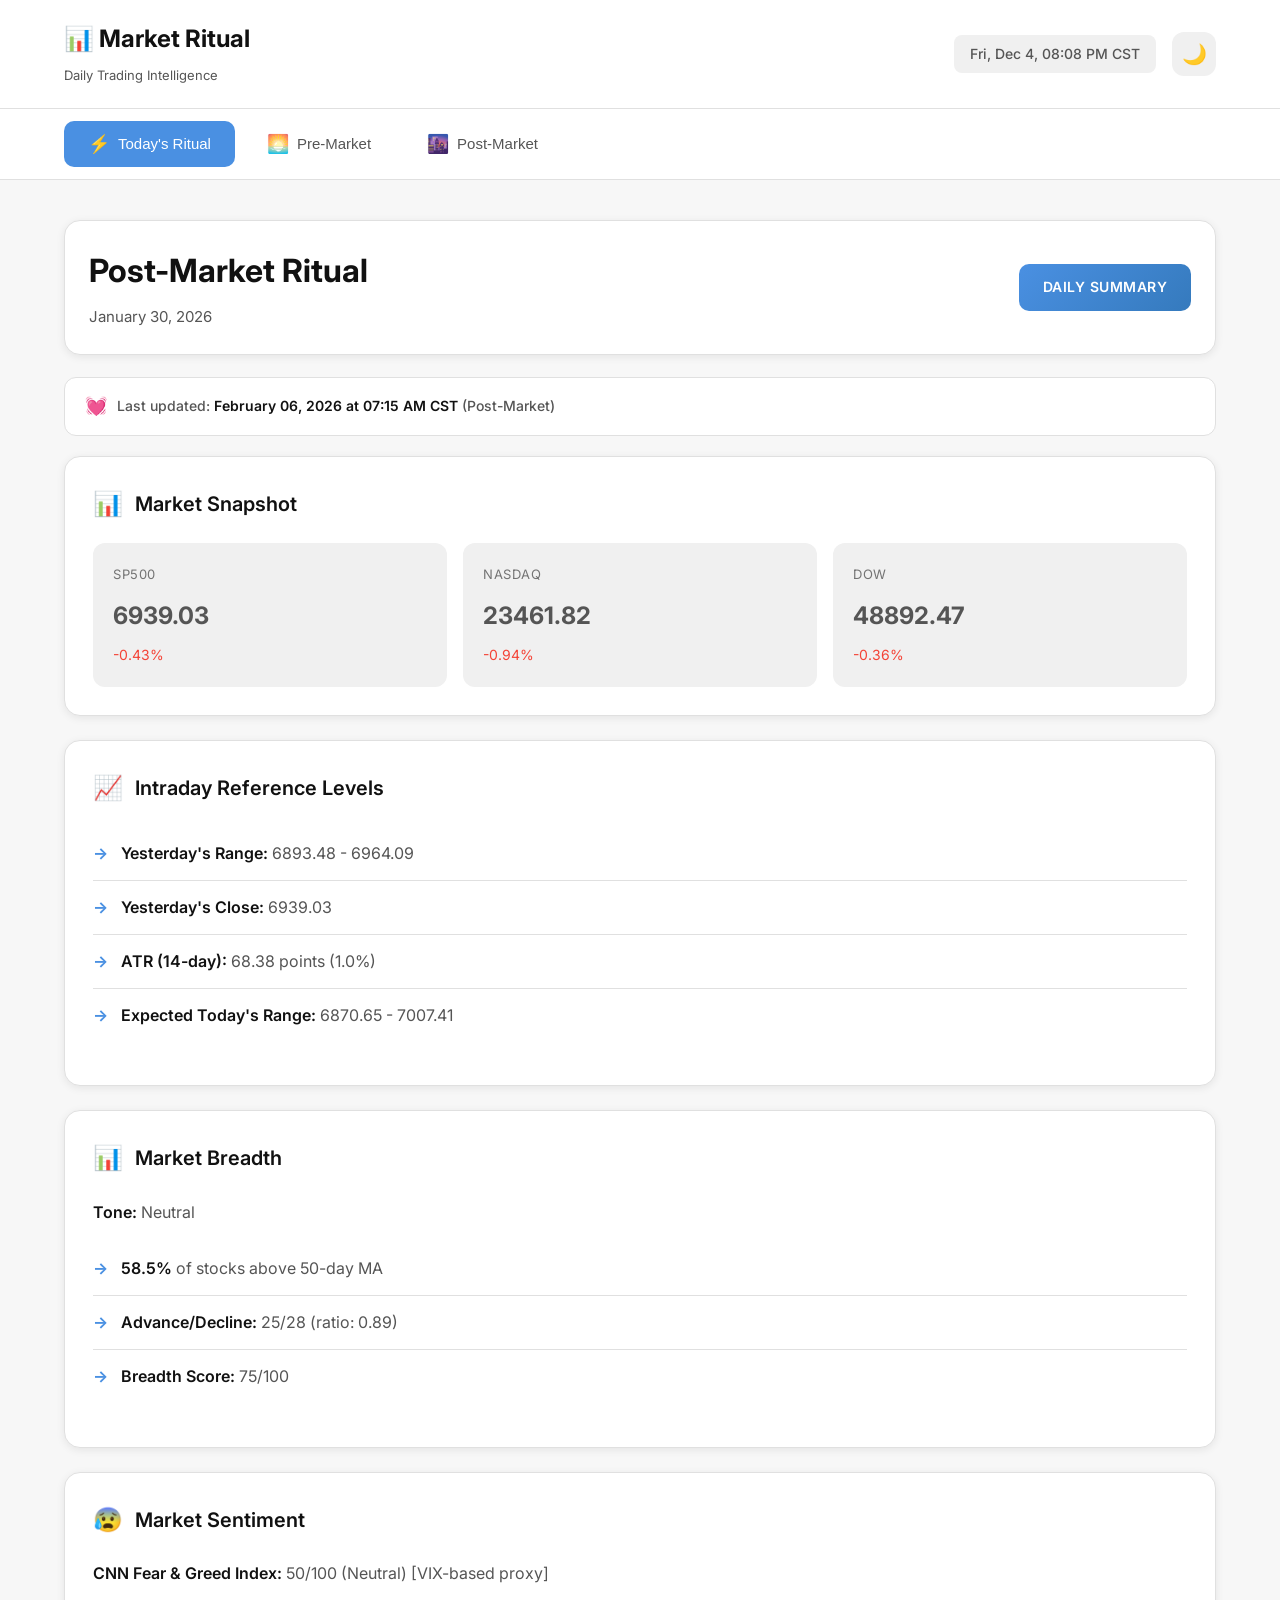
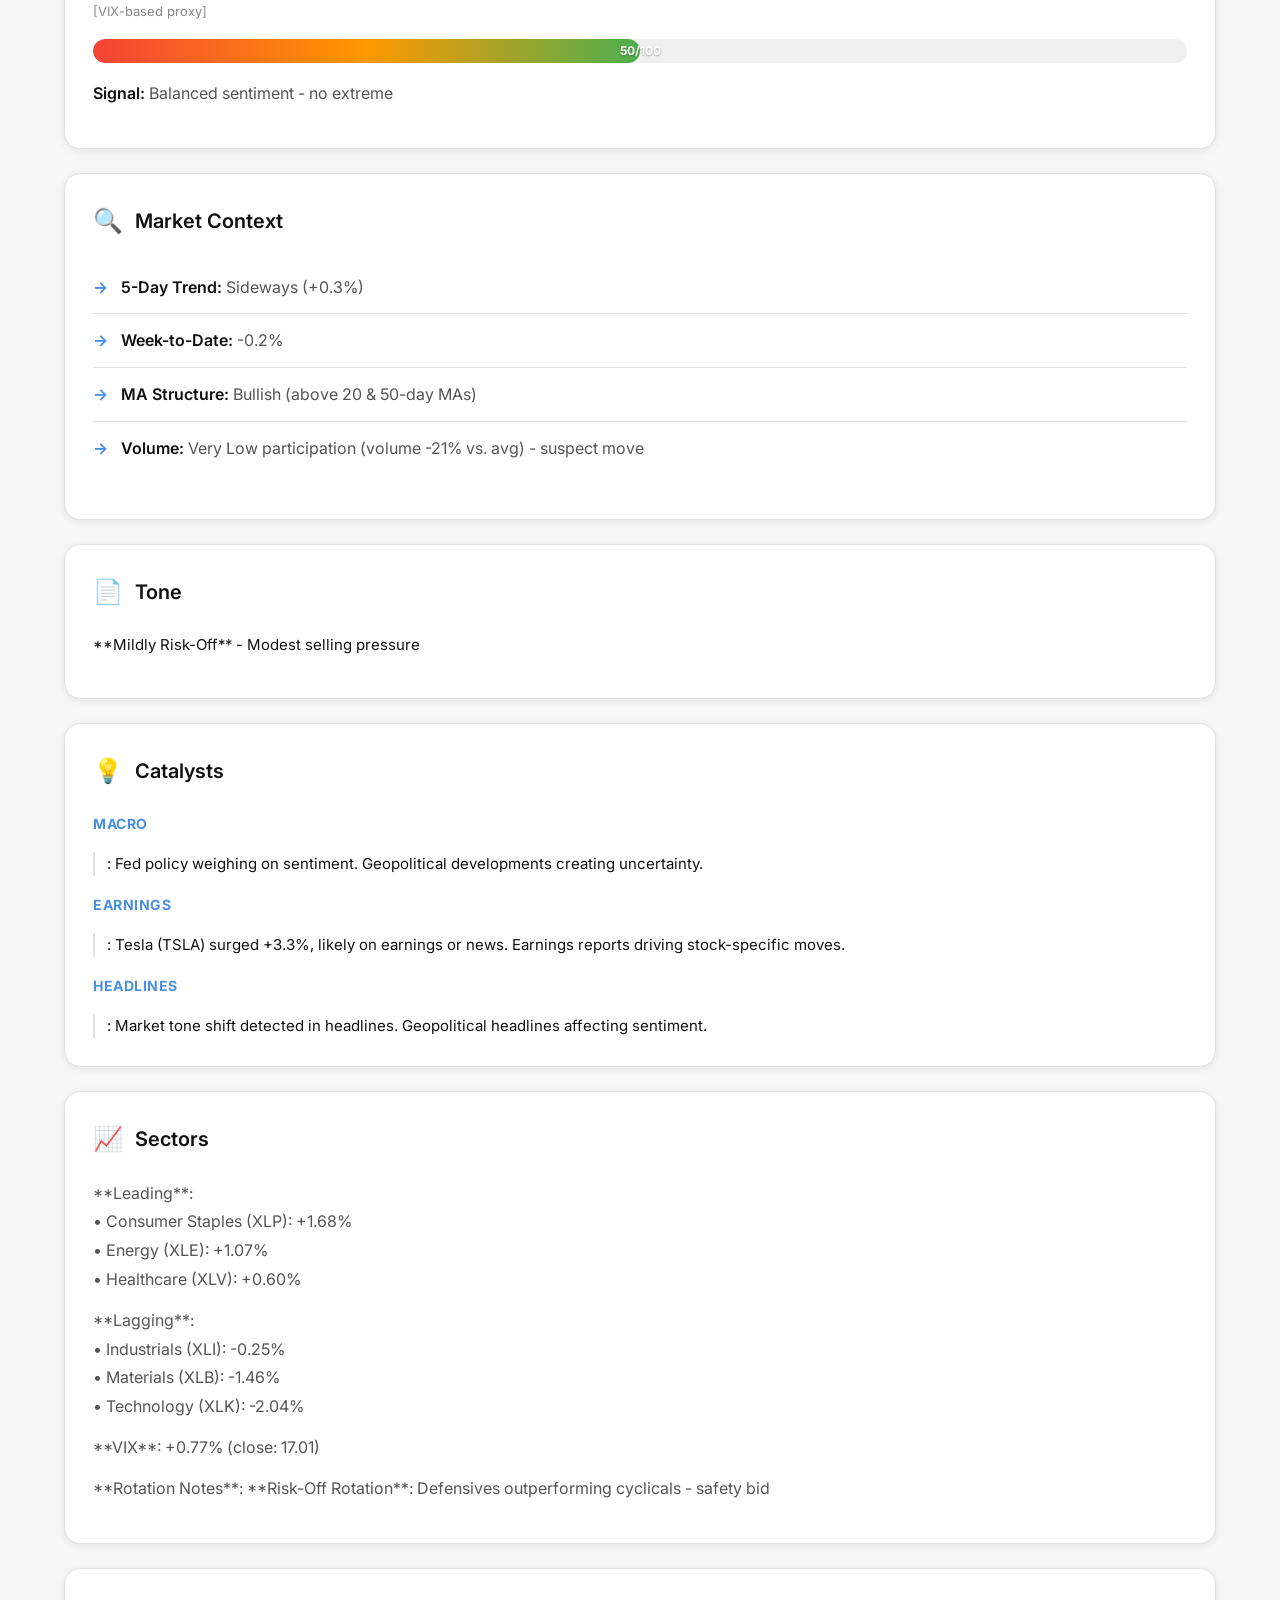
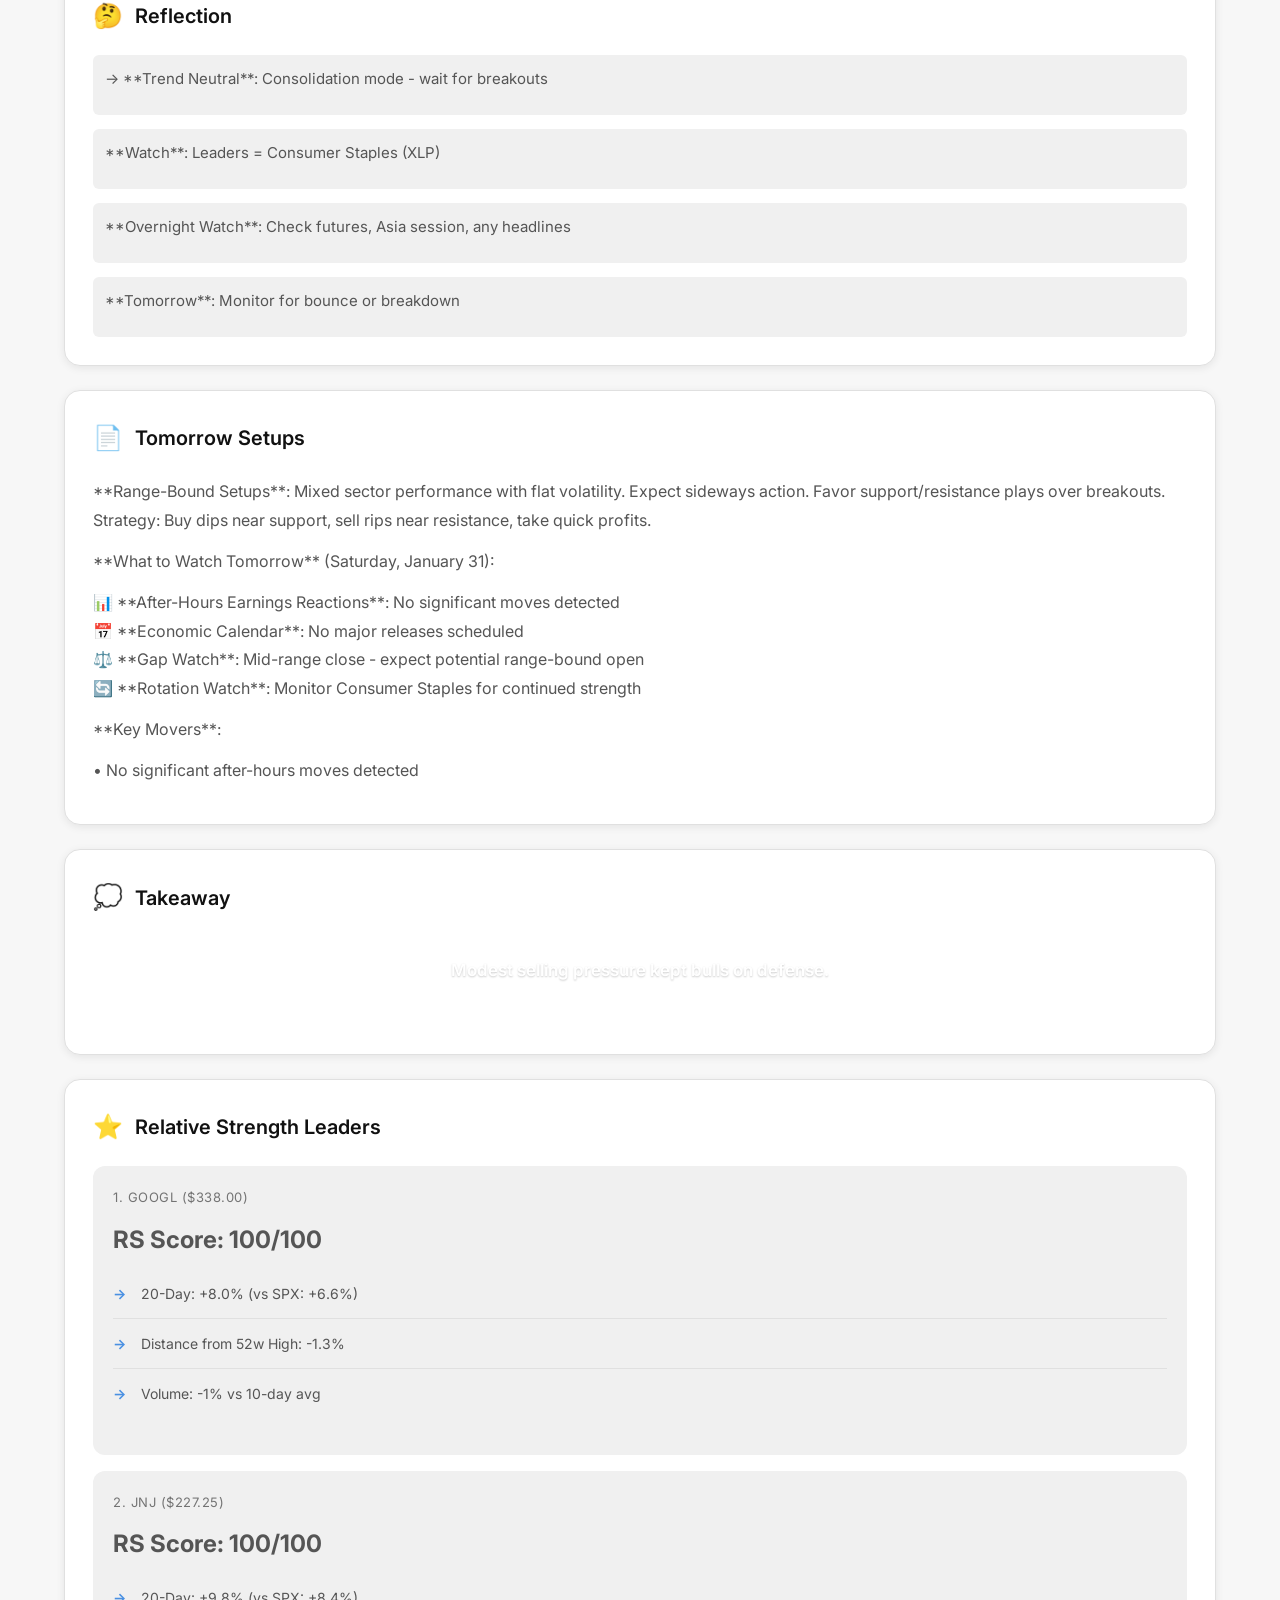
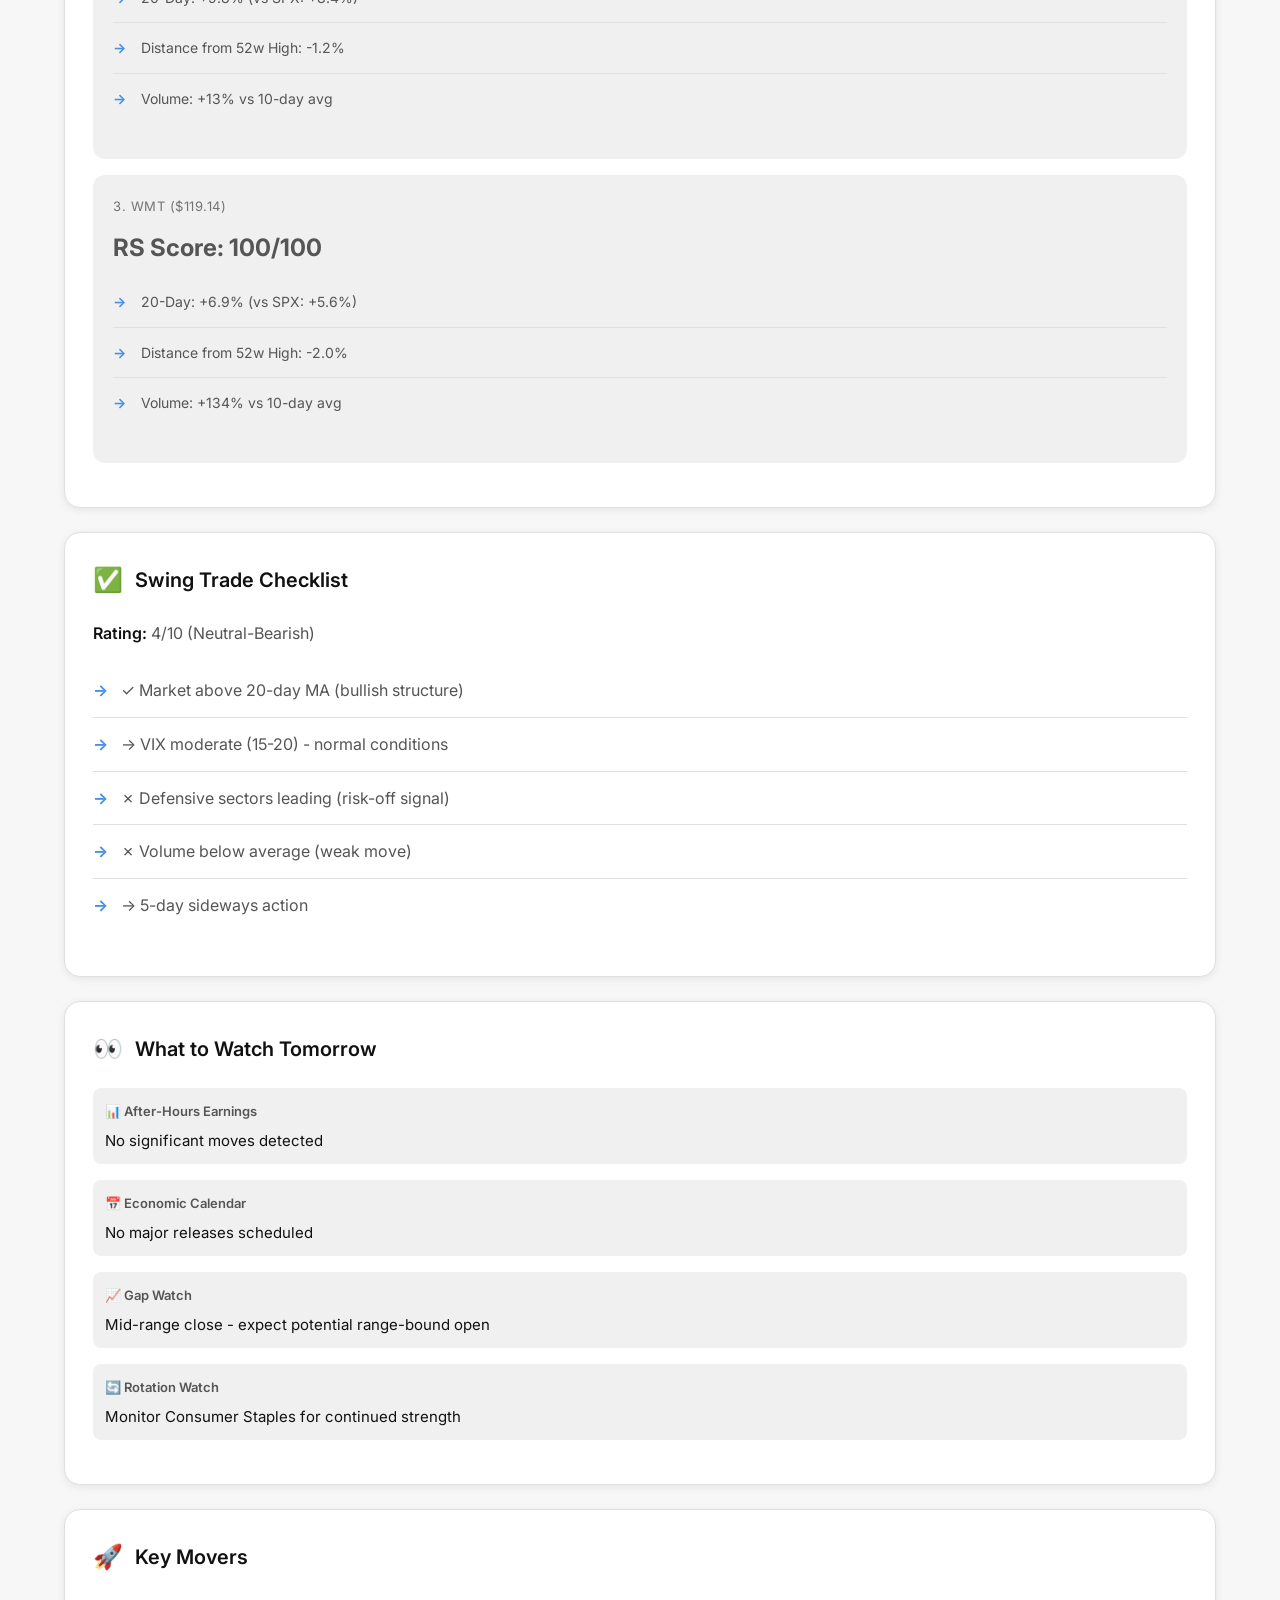
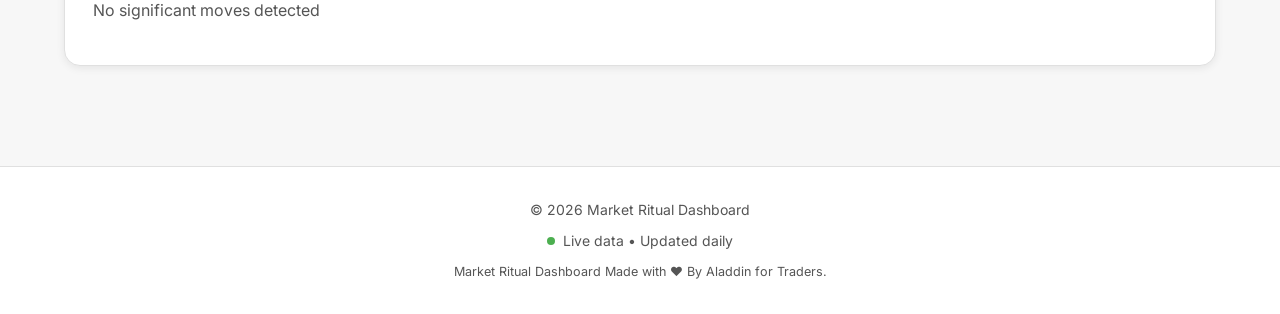
<file: index.html>
<!DOCTYPE html>
<html lang="en">
<head>
    <meta charset="UTF-8">
    <meta http-equiv="refresh" content="0; url=dashboard/index.html">
    <meta name="viewport" content="width=device-width, initial-scale=1.0">
    <title>Daily Market Ritual - Redirecting...</title>
    <style>
        body {
            margin: 0;
            padding: 0;
            display: flex;
            justify-content: center;
            align-items: center;
            height: 100vh;
            font-family: 'Inter', -apple-system, BlinkMacSystemFont, 'Segoe UI', sans-serif;
            background: linear-gradient(135deg, #667eea 0%, #764ba2 100%);
            color: white;
        }
        .loader {
            text-align: center;
        }
        .spinner {
            border: 4px solid rgba(255, 255, 255, 0.3);
            border-top: 4px solid white;
            border-radius: 50%;
            width: 50px;
            height: 50px;
            animation: spin 1s linear infinite;
            margin: 0 auto 20px;
        }
        @keyframes spin {
            0% { transform: rotate(0deg); }
            100% { transform: rotate(360deg); }
        }
        h1 {
            font-size: 24px;
            margin: 0;
        }
        p {
            font-size: 14px;
            opacity: 0.9;
        }
    </style>
    <script>
        // Immediate redirect to dashboard
        window.location.replace("dashboard/index.html");
    </script>
</head>
<body>
    <div class="loader">
        <div class="spinner"></div>
        <h1>Loading Daily Market Ritual...</h1>
        <p>Redirecting to dashboard...</p>
    </div>
</body>
</html>
</file>
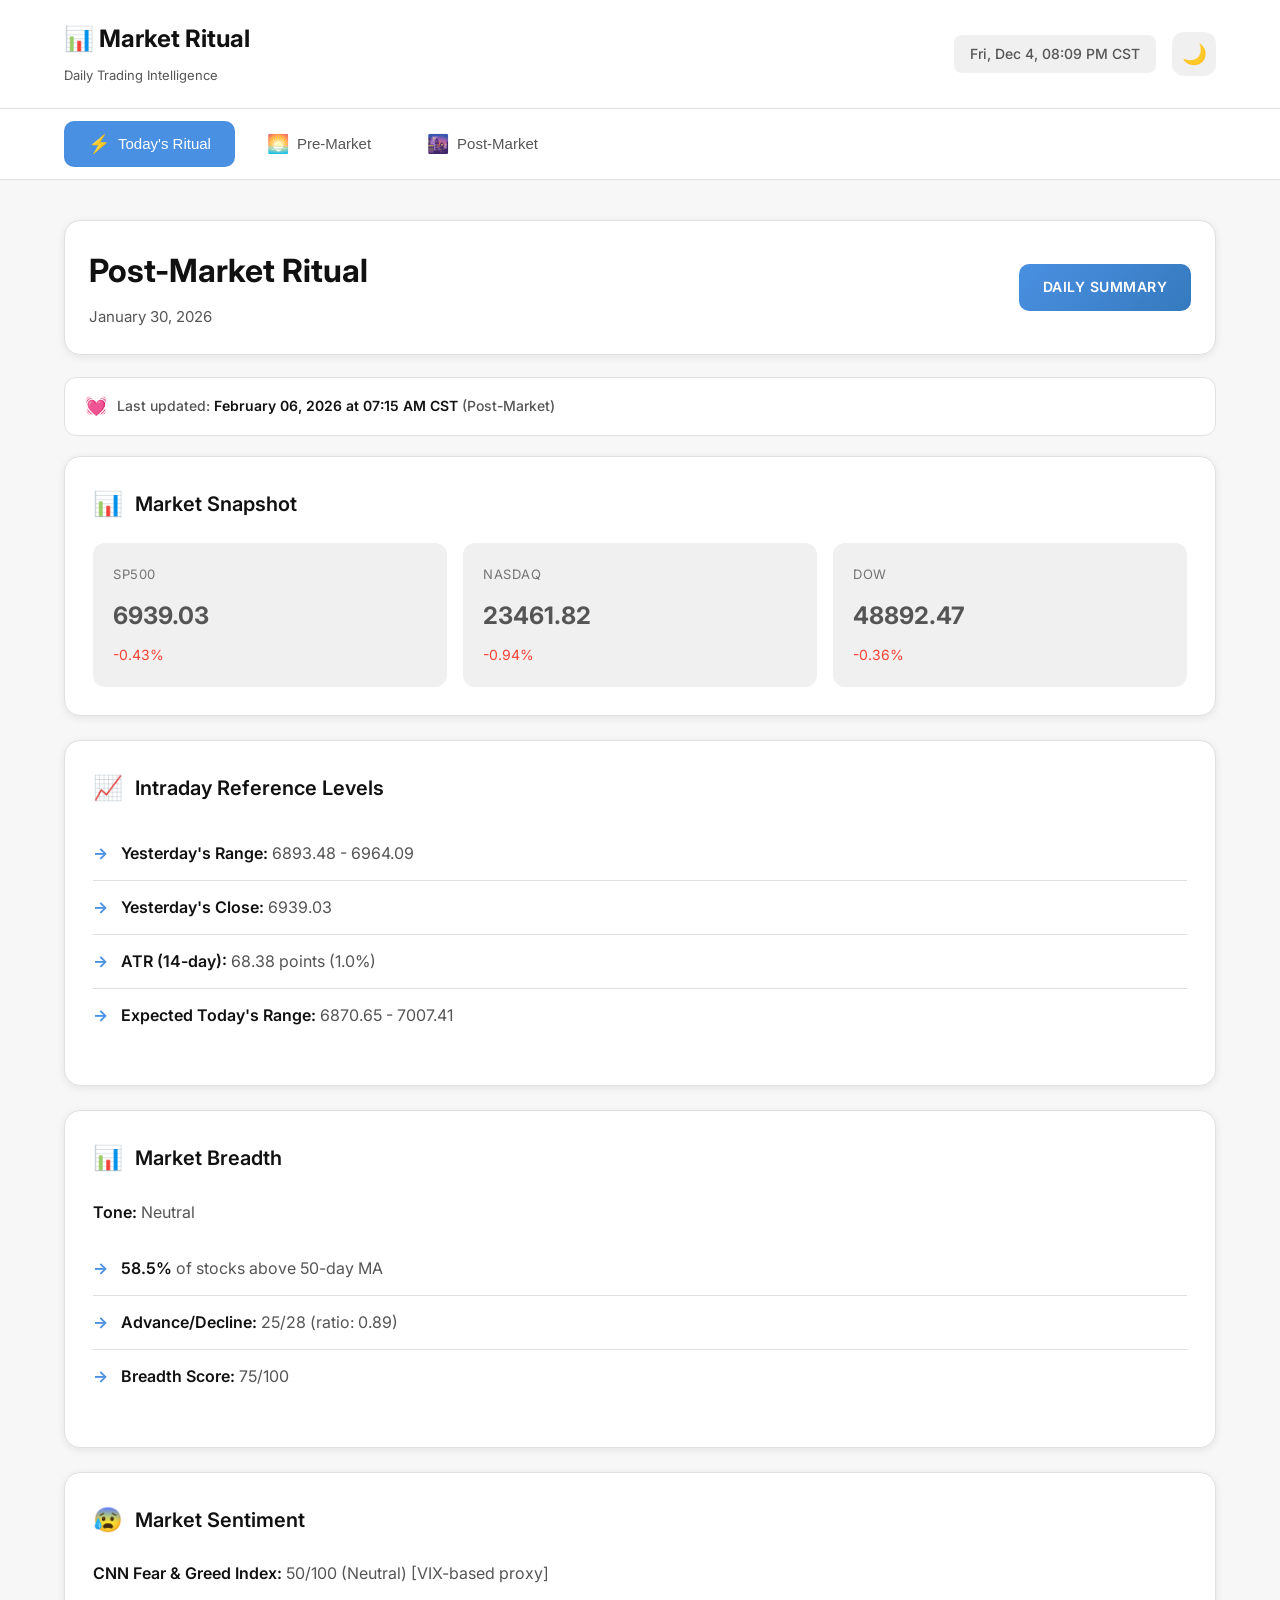
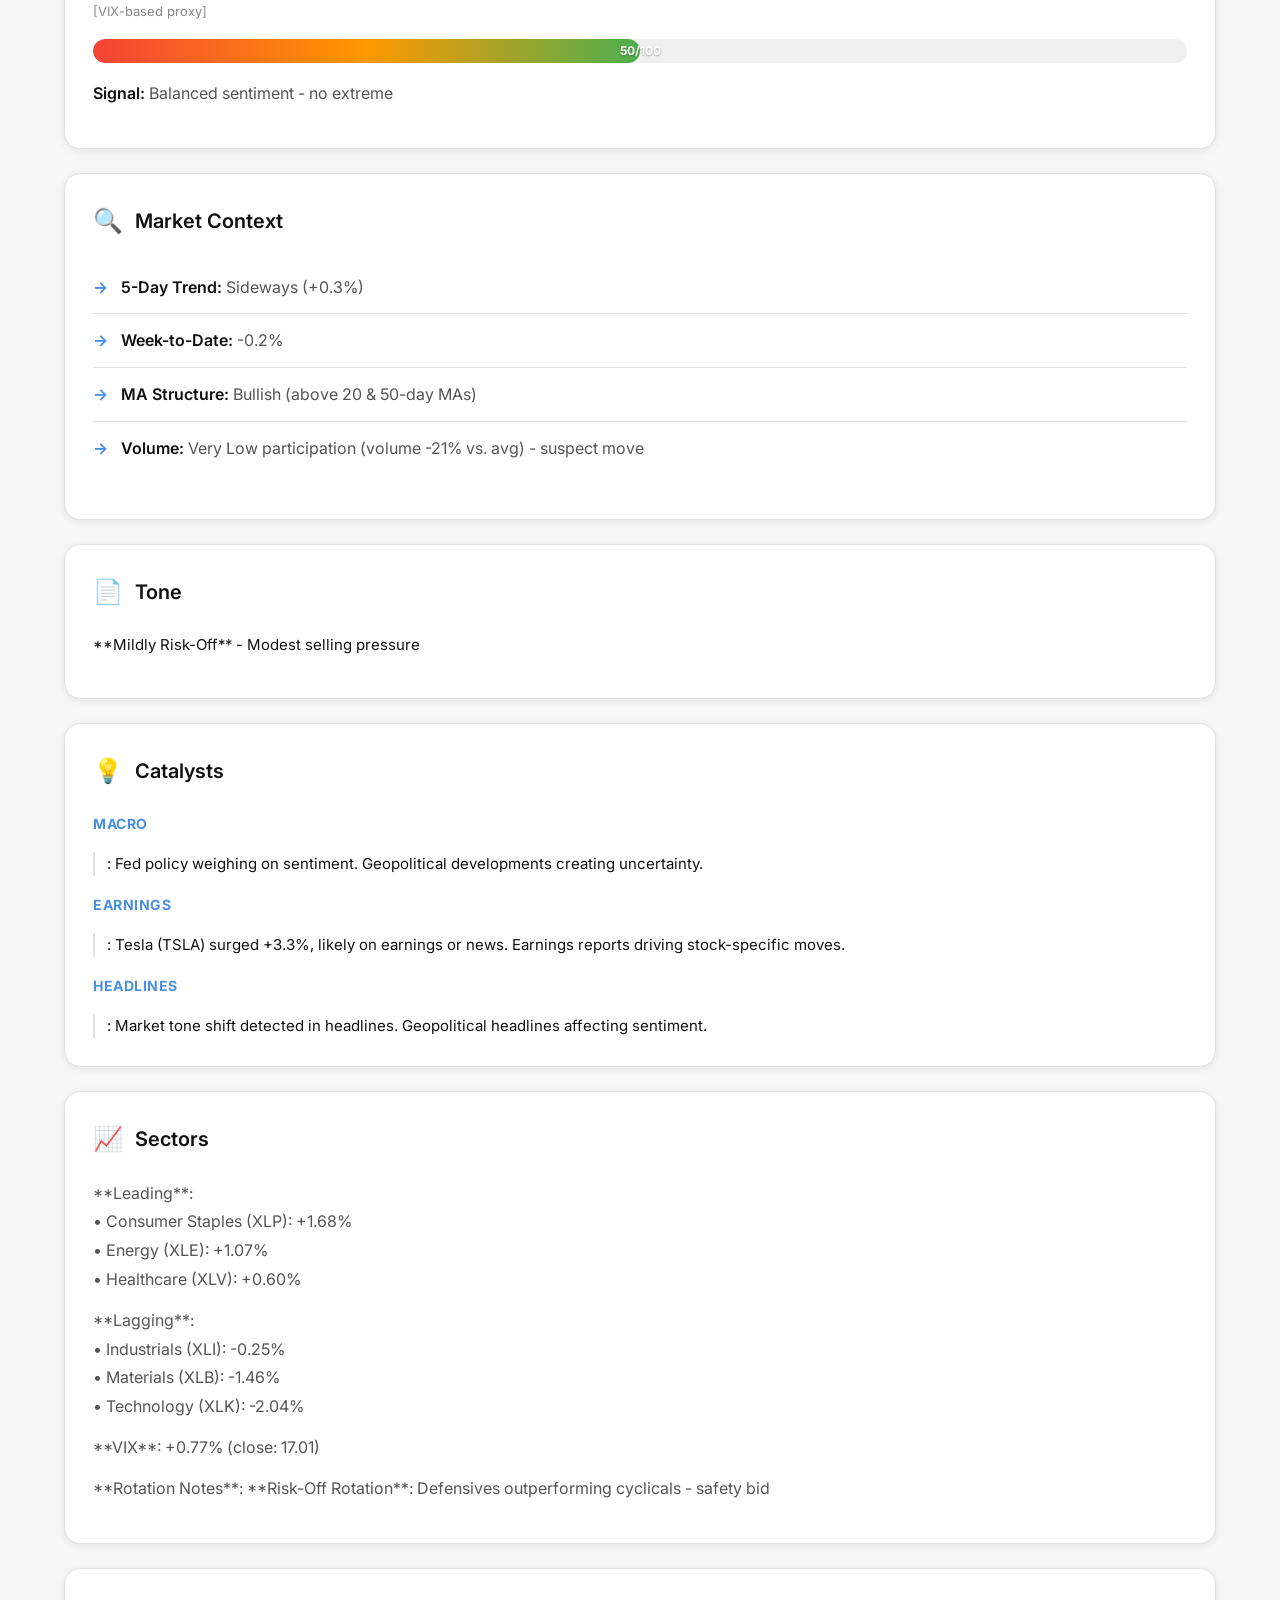
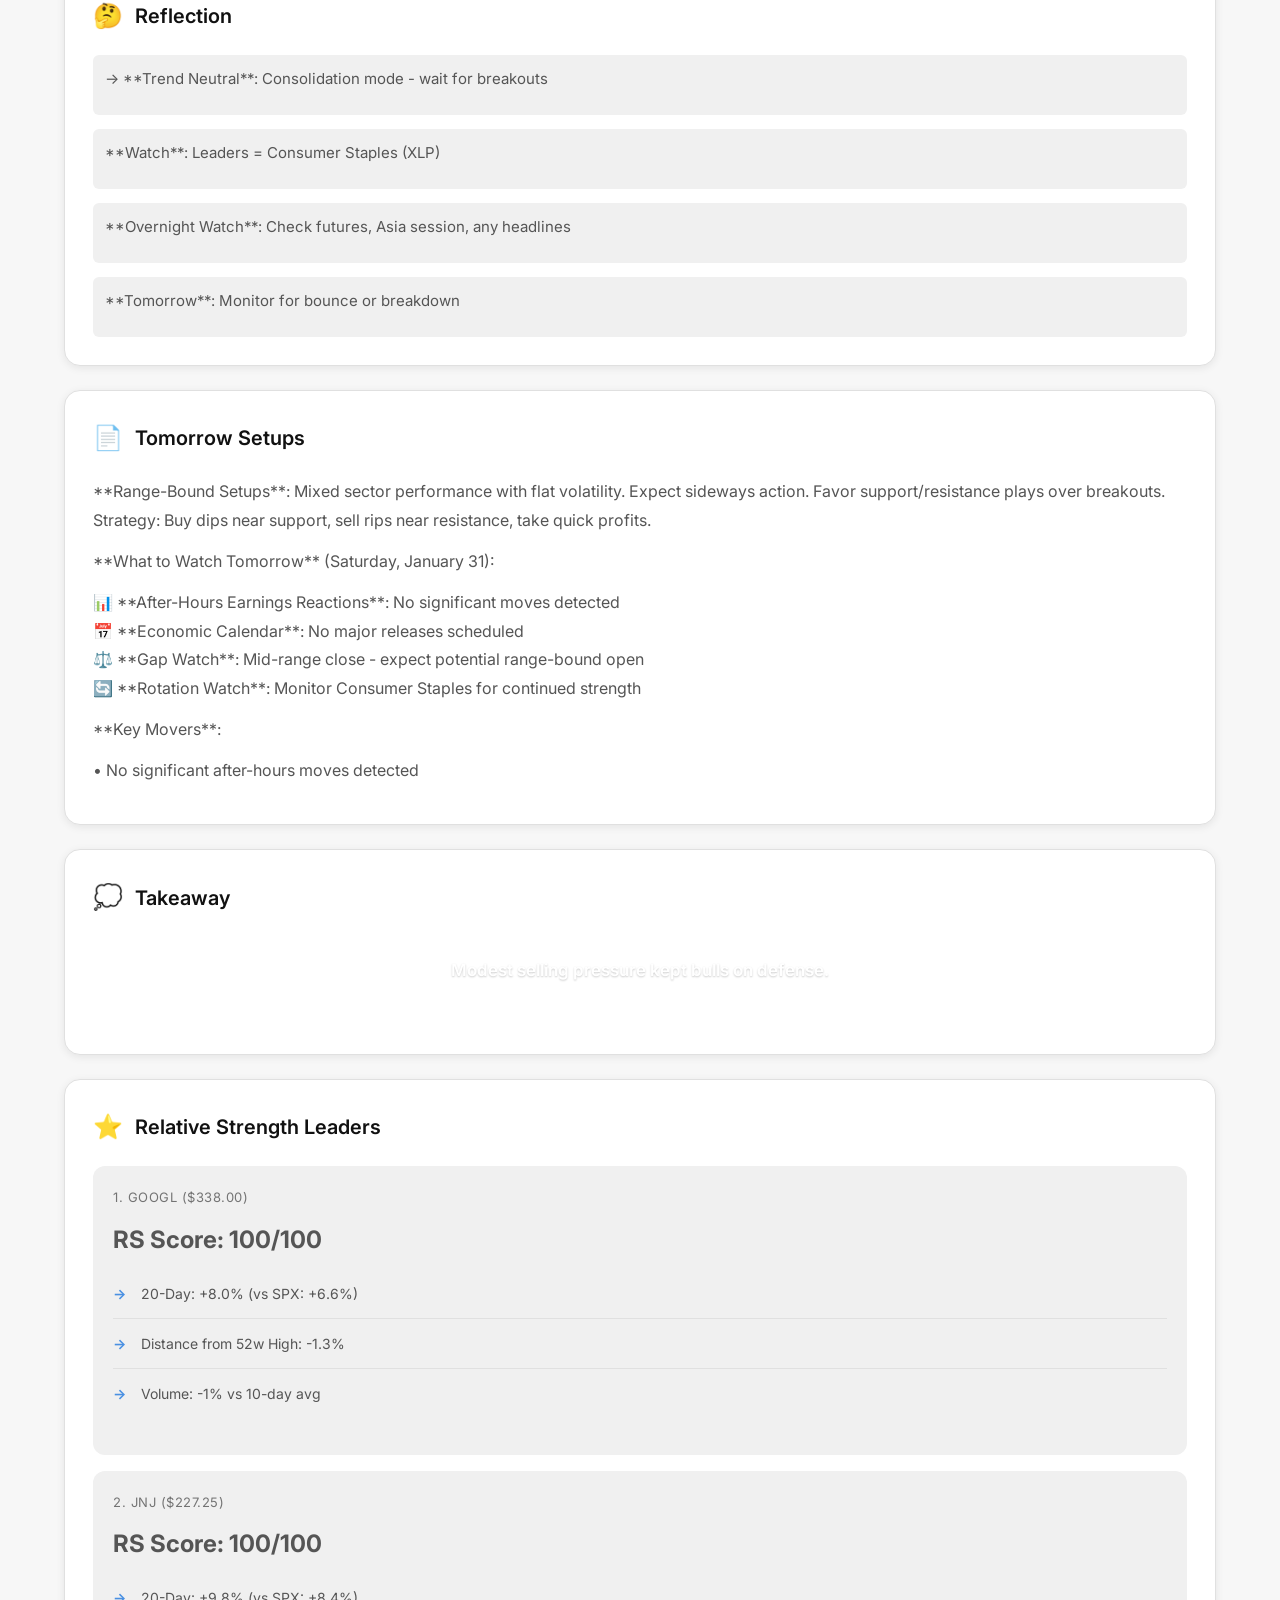
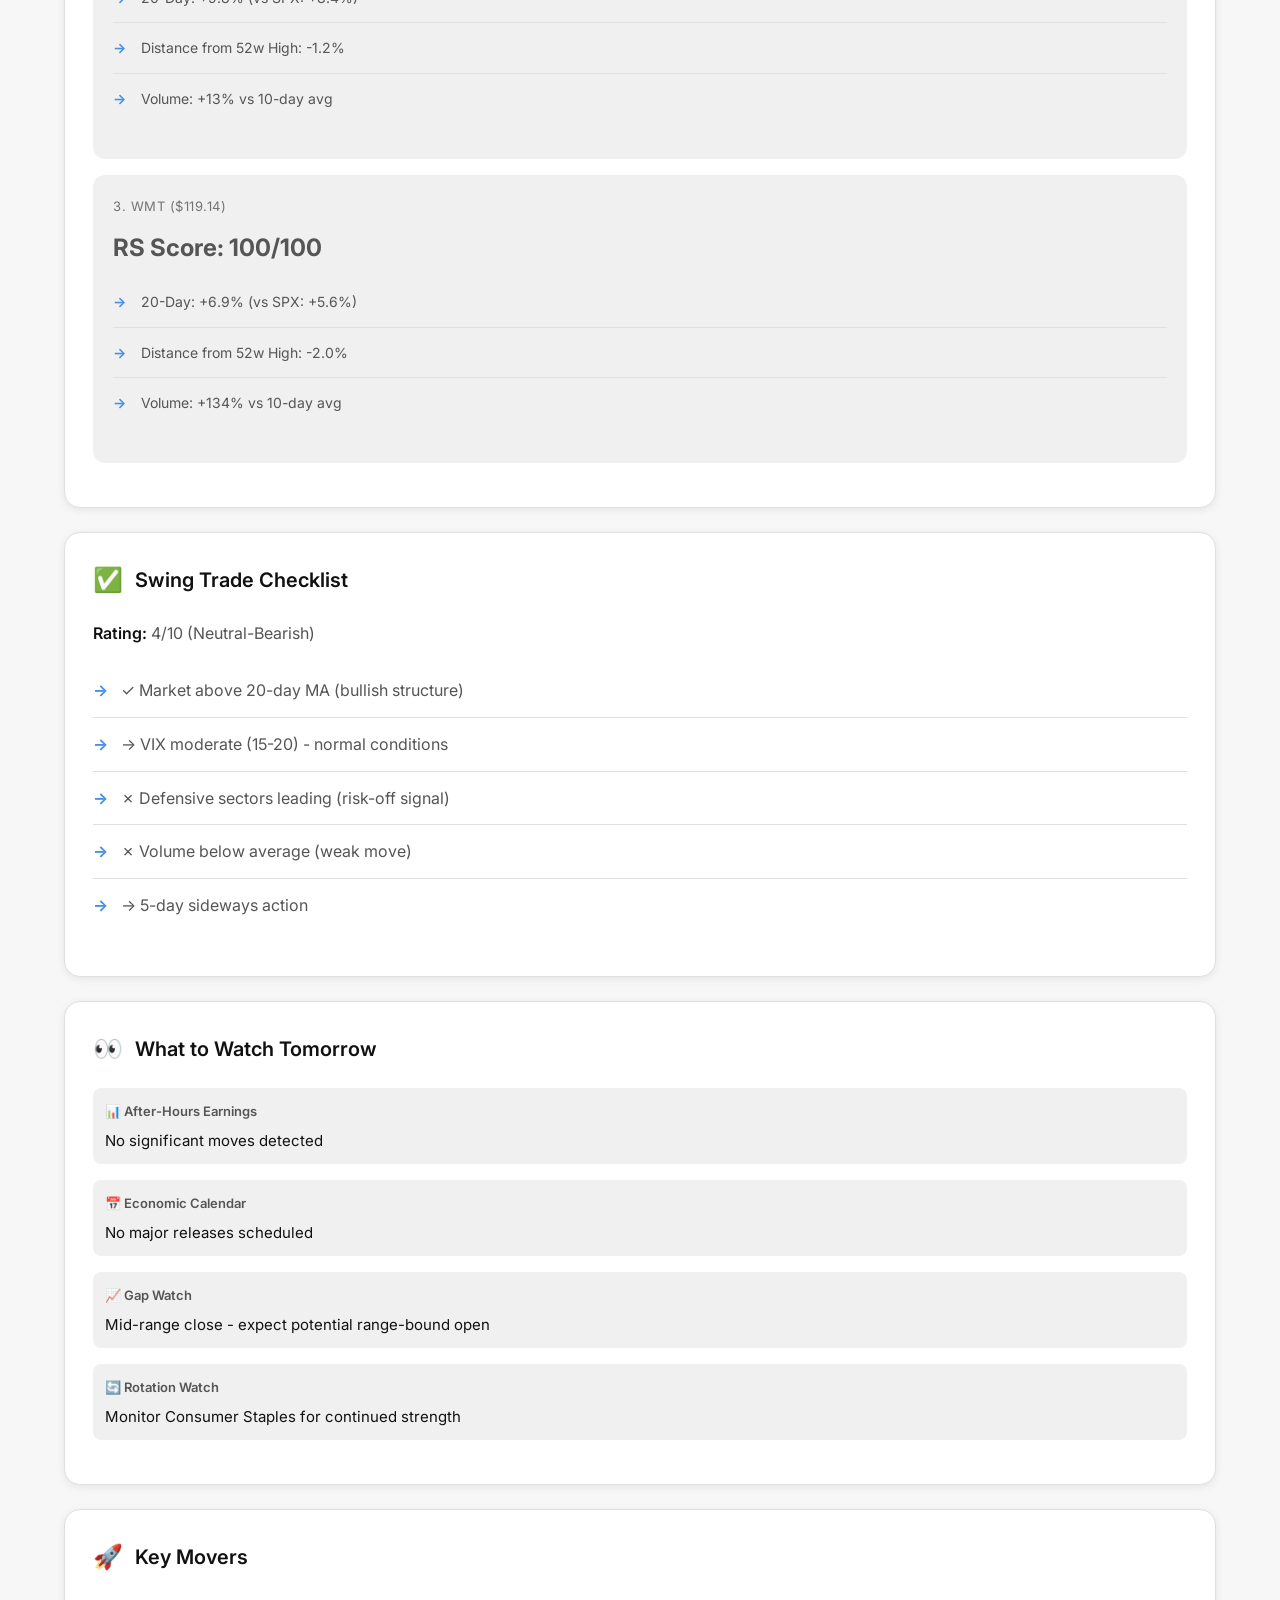
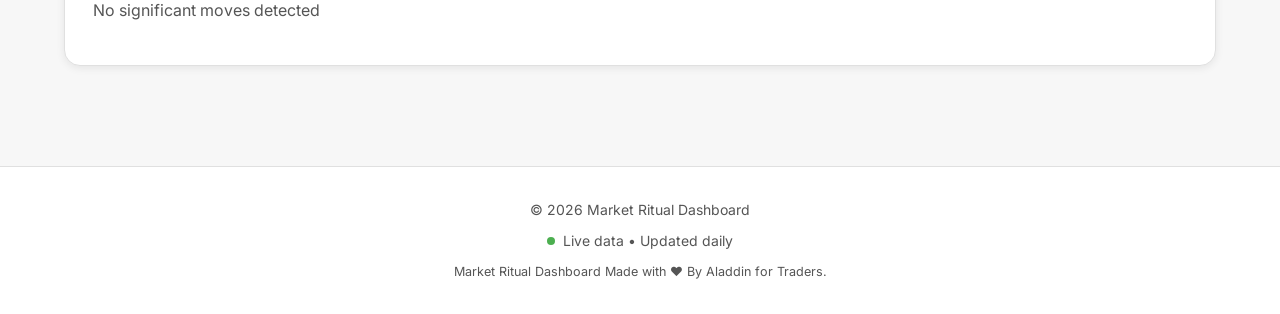
<file: dashboard/index.html>
<!DOCTYPE html>
<html lang="en">
<head>
    <meta charset="UTF-8">
    <meta name="viewport" content="width=device-width, initial-scale=1.0">
    <meta name="description" content="Daily Market Ritual Dashboard - Pre-market and Post-market analysis">
    
    <!-- 
        Market Ritual Dashboard
        Deployed via GitHub Pages
        Auto-detects time zone to show relevant market ritual
    -->
    
    <title>Market Ritual Dashboard</title>
    <link rel="stylesheet" href="./css/style.css">
    <link rel="preconnect" href="https://fonts.googleapis.com">
    <link rel="preconnect" href="https://fonts.gstatic.com" crossorigin>
    <link href="https://fonts.googleapis.com/css2?family=Inter:wght@300;400;500;600;700&display=swap" rel="stylesheet">
</head>
<body>
    <!-- Header -->
    <header class="header">
        <div class="container">
            <div class="header-content">
                <div class="logo">
                    <h1>📊 Market Ritual</h1>
                    <span class="subtitle">Daily Trading Intelligence</span>
                </div>
                <div class="header-controls">
                    <div class="current-time" id="currentTime"></div>
                    <button class="theme-toggle" id="themeToggle" aria-label="Toggle theme">
                        <span class="theme-icon">🌙</span>
                    </button>
                </div>
            </div>
        </div>
    </header>

    <!-- Navigation Tabs -->
    <nav class="nav-tabs">
        <div class="container">
            <div class="tabs">
                <button class="tab active" data-tab="today" id="todayTab">
                    <span class="tab-icon">⚡</span>
                    Today's Ritual
                </button>
                <button class="tab" data-tab="premarket" id="premarketTab">
                    <span class="tab-icon">🌅</span>
                    Pre-Market
                </button>
                <button class="tab" data-tab="postmarket" id="postmarketTab">
                    <span class="tab-icon">🌆</span>
                    Post-Market
                </button>
            </div>
        </div>
    </nav>

    <!-- Main Content -->
    <main class="main-content">
        <div class="container">
            <!-- Loading State -->
            <div class="loading" id="loading">
                <div class="loading-spinner"></div>
                <p>Loading market data...</p>
            </div>

            <!-- Error State -->
            <div class="error" id="error" style="display: none;">
                <div class="error-icon">⚠️</div>
                <h2>Unable to Load Data</h2>
                <p id="errorMessage"></p>
                <button class="btn-retry" onclick="window.location.reload()">Retry</button>
            </div>

            <!-- Market In Session Message -->
            <div class="info-message" id="inSessionMessage" style="display: none;">
                <div class="info-icon">📈</div>
                <h2>Market Currently in Session</h2>
                <p>The market is open right now. Choose <strong>Pre-Market</strong> or <strong>Post-Market</strong> tabs above to view specific reports.</p>
                <div class="session-time" id="sessionTime"></div>
            </div>

            <!-- Report Container -->
            <div class="report-container" id="reportContainer" style="display: none;">
                <!-- Report Header -->
                <div class="report-header">
                    <div class="report-title">
                        <h2 id="reportTitle">Loading...</h2>
                        <span class="report-date" id="reportDate"></span>
                    </div>
                    <div class="report-badge" id="reportBadge"></div>
                </div>
                
                <!-- Last Updated Heartbeat -->
                <div class="heartbeat" id="heartbeat" style="display: none;">
                    <span class="heartbeat-icon">💓</span>
                    <span class="heartbeat-text" id="heartbeatText">Loading...</span>
                </div>

                <!-- Report Content -->
                <div class="report-content" id="reportContent">
                    <!-- Dynamic content will be injected here -->
                </div>
            </div>
        </div>
    </main>

    <!-- Footer -->
    <footer class="footer">
        <div class="container">
            <div class="footer-content">
                <p>&copy; 2026 Market Ritual Dashboard</p>
                <p class="footer-note">
                    <span class="pulse"></span>
                    Live data • Updated daily
                </p>
                <p style="margin-top: 10px; font-size: 0.9em;">
                    Market Ritual Dashboard Made with ❤️ By Aladdin for Traders.
                </p>
            </div>
        </div>
    </footer>

    <!-- Scroll to Top Button -->
    <button class="scroll-top" id="scrollTop" aria-label="Scroll to top">
        ↑
    </button>

    <script src="./js/app.js"></script>
</body>
</html>
</file>
<file: dashboard/css/style.css>
/* ===================================
   Market Ritual Dashboard - Styles
   Modern, minimalist design with dark/light theme
   =================================== */

/* ===================================
   CSS Variables for Theming
   =================================== */
:root {
    /* Light Theme (Default) */
    --bg-primary: #f7f7f7;
    --bg-secondary: #ffffff;
    --bg-tertiary: #f0f0f0;
    --text-primary: #111111;
    --text-secondary: #555555;
    --text-tertiary: #888888;
    --border-color: #e0e0e0;
    --shadow: rgba(0, 0, 0, 0.08);
    --shadow-hover: rgba(0, 0, 0, 0.12);
    --accent: #4A90E2;
    --accent-hover: #357ABD;
    --success: #4CAF50;
    --warning: #FF9800;
    --danger: #F44336;
    --card-bg: #ffffff;
}

[data-theme="dark"] {
    /* Dark Theme */
    --bg-primary: #0a0a0a;
    --bg-secondary: #1a1a1a;
    --bg-tertiary: #2a2a2a;
    --text-primary: #f7f7f7;
    --text-secondary: #b0b0b0;
    --text-tertiary: #707070;
    --border-color: #333333;
    --shadow: rgba(0, 0, 0, 0.3);
    --shadow-hover: rgba(0, 0, 0, 0.5);
    --accent: #4A90E2;
    --accent-hover: #5BA3F5;
    --success: #66BB6A;
    --warning: #FFA726;
    --danger: #EF5350;
    --card-bg: #1a1a1a;
}

/* ===================================
   Base Styles
   =================================== */
* {
    margin: 0;
    padding: 0;
    box-sizing: border-box;
}

html {
    scroll-behavior: smooth;
}

body {
    font-family: 'Inter', -apple-system, BlinkMacSystemFont, 'Segoe UI', Roboto, sans-serif;
    background-color: var(--bg-primary);
    color: var(--text-primary);
    line-height: 1.6;
    transition: background-color 0.3s ease, color 0.3s ease;
    min-height: 100vh;
    display: flex;
    flex-direction: column;
}

.container {
    max-width: 1200px;
    margin: 0 auto;
    padding: 0 24px;
}

/* ===================================
   Header
   =================================== */
.header {
    background-color: var(--bg-secondary);
    border-bottom: 1px solid var(--border-color);
    padding: 20px 0;
    position: sticky;
    top: 0;
    z-index: 100;
    backdrop-filter: blur(10px);
    transition: all 0.3s ease;
}

.header-content {
    display: flex;
    justify-content: space-between;
    align-items: center;
    gap: 20px;
}

.logo h1 {
    font-size: 24px;
    font-weight: 700;
    color: var(--text-primary);
    margin-bottom: 4px;
}

.subtitle {
    font-size: 13px;
    color: var(--text-secondary);
    font-weight: 400;
}

.header-controls {
    display: flex;
    align-items: center;
    gap: 16px;
}

.current-time {
    font-size: 14px;
    color: var(--text-secondary);
    font-weight: 500;
    padding: 8px 16px;
    background: var(--bg-tertiary);
    border-radius: 8px;
}

.theme-toggle {
    background: var(--bg-tertiary);
    border: none;
    width: 44px;
    height: 44px;
    border-radius: 12px;
    cursor: pointer;
    font-size: 20px;
    display: flex;
    align-items: center;
    justify-content: center;
    transition: all 0.3s ease;
}

.theme-toggle:hover {
    background: var(--accent);
    transform: scale(1.05);
}

/* ===================================
   Navigation Tabs
   =================================== */
.nav-tabs {
    background-color: var(--bg-secondary);
    border-bottom: 1px solid var(--border-color);
    padding: 12px 0;
}

.tabs {
    display: flex;
    gap: 8px;
}

.tab {
    background: transparent;
    border: none;
    padding: 12px 24px;
    border-radius: 10px;
    cursor: pointer;
    font-size: 15px;
    font-weight: 500;
    color: var(--text-secondary);
    transition: all 0.3s ease;
    display: flex;
    align-items: center;
    gap: 8px;
}

.tab:hover {
    background: var(--bg-tertiary);
    color: var(--text-primary);
}

.tab.active {
    background: var(--accent);
    color: white;
}

.tab-icon {
    font-size: 18px;
}

/* ===================================
   Main Content
   =================================== */
.main-content {
    flex: 1;
    padding: 40px 0;
    animation: fadeIn 0.5s ease;
}

/* Loading State */
.loading {
    text-align: center;
    padding: 80px 20px;
}

.loading-spinner {
    width: 50px;
    height: 50px;
    border: 4px solid var(--border-color);
    border-top-color: var(--accent);
    border-radius: 50%;
    animation: spin 1s linear infinite;
    margin: 0 auto 20px;
}

@keyframes spin {
    to { transform: rotate(360deg); }
}

/* Error State */
.error {
    text-align: center;
    padding: 80px 20px;
}

.error-icon {
    font-size: 64px;
    margin-bottom: 20px;
}

.error h2 {
    font-size: 24px;
    margin-bottom: 12px;
    color: var(--danger);
}

.error p {
    color: var(--text-secondary);
    margin-bottom: 24px;
}

.btn-retry {
    background: var(--accent);
    color: white;
    border: none;
    padding: 12px 32px;
    border-radius: 8px;
    font-size: 15px;
    font-weight: 500;
    cursor: pointer;
    transition: all 0.3s ease;
}

.btn-retry:hover {
    background: var(--accent-hover);
    transform: translateY(-2px);
}

/* Info Message */
.info-message {
    text-align: center;
    padding: 80px 20px;
    max-width: 600px;
    margin: 0 auto;
}

.info-icon {
    font-size: 64px;
    margin-bottom: 20px;
}

.info-message h2 {
    font-size: 28px;
    margin-bottom: 16px;
}

.info-message p {
    font-size: 16px;
    color: var(--text-secondary);
    line-height: 1.8;
}

.session-time {
    margin-top: 24px;
    padding: 16px;
    background: var(--bg-tertiary);
    border-radius: 12px;
    font-size: 14px;
    color: var(--text-secondary);
}

/* ===================================
   Report Container
   =================================== */
.report-container {
    animation: fadeIn 0.5s ease;
}

.report-header {
    display: flex;
    justify-content: space-between;
    align-items: center;
    margin-bottom: 32px;
    padding: 24px;
    background: var(--card-bg);
    border-radius: 16px;
    border: 1px solid var(--border-color);
    box-shadow: 0 2px 8px var(--shadow);
}

.report-title h2 {
    font-size: 32px;
    font-weight: 700;
    margin-bottom: 8px;
}

.report-date {
    font-size: 15px;
    color: var(--text-secondary);
}

.report-badge {
    padding: 12px 24px;
    background: linear-gradient(135deg, var(--accent), var(--accent-hover));
    color: white;
    border-radius: 10px;
    font-weight: 600;
    font-size: 14px;
    text-transform: uppercase;
    letter-spacing: 0.5px;
}

/* Heartbeat - Last Updated */
.heartbeat {
    background: var(--bg-secondary);
    border: 1px solid var(--border-color);
    border-radius: 12px;
    padding: 14px 20px;
    margin: -10px 0 20px 0;
    display: flex;
    align-items: center;
    gap: 10px;
    font-size: 14px;
    color: var(--text-secondary);
}

.heartbeat-icon {
    font-size: 18px;
    animation: pulse 2s ease-in-out infinite;
}

@keyframes pulse {
    0%, 100% {
        transform: scale(1);
    }
    50% {
        transform: scale(1.1);
    }
}

.heartbeat-text {
    font-weight: 500;
}

.heartbeat-text strong {
    color: var(--text-primary);
    font-weight: 600;
}

/* Report Content */
.report-content {
    display: grid;
    gap: 24px;
}

/* Card Component */
.card {
    background: var(--card-bg);
    border: 1px solid var(--border-color);
    border-radius: 16px;
    padding: 28px;
    box-shadow: 0 2px 8px var(--shadow);
    transition: all 0.3s ease;
}

.card:hover {
    box-shadow: 0 4px 16px var(--shadow-hover);
    transform: translateY(-2px);
}

.card-title {
    font-size: 20px;
    font-weight: 600;
    margin-bottom: 20px;
    color: var(--text-primary);
    display: flex;
    align-items: center;
    gap: 12px;
}

.card-icon {
    font-size: 24px;
}

.card-content {
    color: var(--text-secondary);
    line-height: 1.8;
}

.card-content p {
    margin-bottom: 12px;
}

.card-content strong {
    color: var(--text-primary);
    font-weight: 600;
}

/* Key Metrics Grid */
.metrics-grid {
    display: grid;
    grid-template-columns: repeat(auto-fit, minmax(250px, 1fr));
    gap: 16px;
    margin-top: 20px;
}

.metric-item {
    background: var(--bg-tertiary);
    padding: 20px;
    border-radius: 12px;
    transition: all 0.3s ease;
}

.metric-item:hover {
    background: var(--accent);
    color: white;
    transform: scale(1.02);
}

.metric-label {
    font-size: 13px;
    text-transform: uppercase;
    letter-spacing: 0.5px;
    margin-bottom: 8px;
    opacity: 0.8;
}

.metric-value {
    font-size: 24px;
    font-weight: 700;
}

.metric-change {
    font-size: 14px;
    margin-top: 4px;
}

.positive {
    color: var(--success);
}

.negative {
    color: var(--danger);
}

/* Bullet Lists */
.card-content ul {
    list-style: none;
    margin: 16px 0;
}

.card-content li {
    padding: 12px 0;
    padding-left: 28px;
    position: relative;
    border-bottom: 1px solid var(--border-color);
}

.card-content li:last-child {
    border-bottom: none;
}

.card-content li::before {
    content: "→";
    position: absolute;
    left: 0;
    color: var(--accent);
    font-weight: 700;
}

/* Sentiment Bar */
.sentiment-bar {
    width: 100%;
    height: 24px;
    background: var(--bg-tertiary);
    border-radius: 12px;
    overflow: hidden;
    margin: 16px 0;
    position: relative;
}

.sentiment-fill {
    height: 100%;
    background: linear-gradient(90deg, var(--danger), var(--warning), var(--success));
    transition: width 0.5s ease;
    border-radius: 12px;
}

.sentiment-label {
    position: absolute;
    top: 50%;
    left: 50%;
    transform: translate(-50%, -50%);
    font-size: 12px;
    font-weight: 700;
    color: white;
    text-shadow: 0 1px 2px rgba(0,0,0,0.3);
}

/* What to Watch Tomorrow */
.watch-item {
    margin-bottom: 16px;
    padding: 12px;
    background: var(--bg-tertiary);
    border-radius: 8px;
    transition: transform 0.2s ease;
}

.watch-item:hover {
    transform: translateX(4px);
}

.watch-label {
    font-size: 13px;
    font-weight: 600;
    color: var(--text-secondary);
    margin-bottom: 6px;
}

.watch-value {
    font-size: 15px;
    color: var(--text-primary);
    line-height: 1.5;
}

/* Key Movers */
.movers-list {
    display: flex;
    flex-direction: column;
    gap: 12px;
}

.mover-item {
    padding: 14px;
    background: var(--bg-tertiary);
    border-radius: 8px;
    border-left: 4px solid var(--border-color);
    transition: all 0.2s ease;
}

.mover-item.positive {
    border-left-color: var(--success);
}

.mover-item.negative {
    border-left-color: var(--danger);
}

.mover-item:hover {
    transform: translateX(4px);
    box-shadow: 0 2px 8px rgba(0,0,0,0.1);
}

.mover-header {
    display: flex;
    justify-content: space-between;
    align-items: center;
    margin-bottom: 8px;
}

.mover-ticker {
    font-size: 16px;
    font-weight: 700;
    color: var(--text-primary);
}

.mover-change {
    font-size: 15px;
    font-weight: 600;
    padding: 4px 10px;
    border-radius: 6px;
}

.mover-item.positive .mover-change {
    color: var(--success);
    background: rgba(34, 197, 94, 0.1);
}

.mover-item.negative .mover-change {
    color: var(--danger);
    background: rgba(239, 68, 68, 0.1);
}

.mover-catalyst {
    font-size: 14px;
    color: var(--text-secondary);
    line-height: 1.5;
}

/* Enhanced Section Formatting */
.section-tone {
    font-size: 15px;
    line-height: 1.8;
    color: var(--text-primary);
}

.section-catalysts {
    display: flex;
    flex-direction: column;
    gap: 16px;
}

.catalyst-label {
    font-size: 14px;
    font-weight: 700;
    color: var(--accent);
    text-transform: uppercase;
    letter-spacing: 0.5px;
}

.catalyst-value {
    font-size: 15px;
    color: var(--text-primary);
    line-height: 1.6;
    padding-left: 12px;
    border-left: 2px solid var(--border-color);
}

.section-sectors ul {
    list-style: none;
    padding: 0;
}

.section-sectors li {
    padding: 8px 0;
    font-size: 15px;
}

.section-reflection {
    display: flex;
    flex-direction: column;
    gap: 14px;
}

.reflection-item {
    padding: 12px;
    background: var(--bg-tertiary);
    border-radius: 6px;
    font-size: 15px;
    line-height: 1.6;
}

.section-takeaway {
    text-align: center;
    padding: 20px;
    background: linear-gradient(135deg, var(--accent) 0%, var(--accent-dark) 100%);
    border-radius: 12px;
    margin: 10px 0;
}

.takeaway-text {
    font-size: 17px;
    font-weight: 600;
    color: white;
    line-height: 1.6;
    margin: 0;
    text-shadow: 0 1px 2px rgba(0,0,0,0.2);
}

/* ===================================
   Footer
   =================================== */
.footer {
    background: var(--bg-secondary);
    border-top: 1px solid var(--border-color);
    padding: 32px 0;
    margin-top: 60px;
}

.footer-content {
    text-align: center;
    color: var(--text-secondary);
    font-size: 14px;
}

.footer-note {
    margin-top: 8px;
    display: flex;
    align-items: center;
    justify-content: center;
    gap: 8px;
}

.pulse {
    width: 8px;
    height: 8px;
    background: var(--success);
    border-radius: 50%;
    animation: pulse 2s infinite;
}

@keyframes pulse {
    0%, 100% { opacity: 1; transform: scale(1); }
    50% { opacity: 0.5; transform: scale(1.2); }
}

/* ===================================
   Scroll to Top Button
   =================================== */
.scroll-top {
    position: fixed;
    bottom: 32px;
    right: 32px;
    width: 50px;
    height: 50px;
    background: var(--accent);
    color: white;
    border: none;
    border-radius: 50%;
    font-size: 20px;
    cursor: pointer;
    opacity: 0;
    visibility: hidden;
    transition: all 0.3s ease;
    z-index: 1000;
    box-shadow: 0 4px 12px var(--shadow-hover);
}

.scroll-top.visible {
    opacity: 1;
    visibility: visible;
}

.scroll-top:hover {
    background: var(--accent-hover);
    transform: translateY(-4px);
}

/* ===================================
   Animations
   =================================== */
@keyframes fadeIn {
    from {
        opacity: 0;
        transform: translateY(20px);
    }
    to {
        opacity: 1;
        transform: translateY(0);
    }
}

/* ===================================
   Responsive Design
   =================================== */
@media (max-width: 768px) {
    .container {
        padding: 0 16px;
    }

    .header-content {
        flex-direction: column;
        gap: 12px;
    }

    .logo h1 {
        font-size: 20px;
    }

    .tabs {
        flex-direction: column;
    }

    .tab {
        width: 100%;
        justify-content: center;
    }

    .report-header {
        flex-direction: column;
        gap: 16px;
        text-align: center;
    }

    .report-title h2 {
        font-size: 24px;
    }

    .metrics-grid {
        grid-template-columns: 1fr;
    }

    .card {
        padding: 20px;
    }

    .scroll-top {
        bottom: 20px;
        right: 20px;
        width: 44px;
        height: 44px;
    }

    .current-time {
        font-size: 12px;
        padding: 6px 12px;
    }
}

@media (max-width: 480px) {
    .main-content {
        padding: 24px 0;
    }

    .report-header {
        padding: 16px;
    }

    .card {
        padding: 16px;
    }

    .card-title {
        font-size: 18px;
    }
}
</file>
